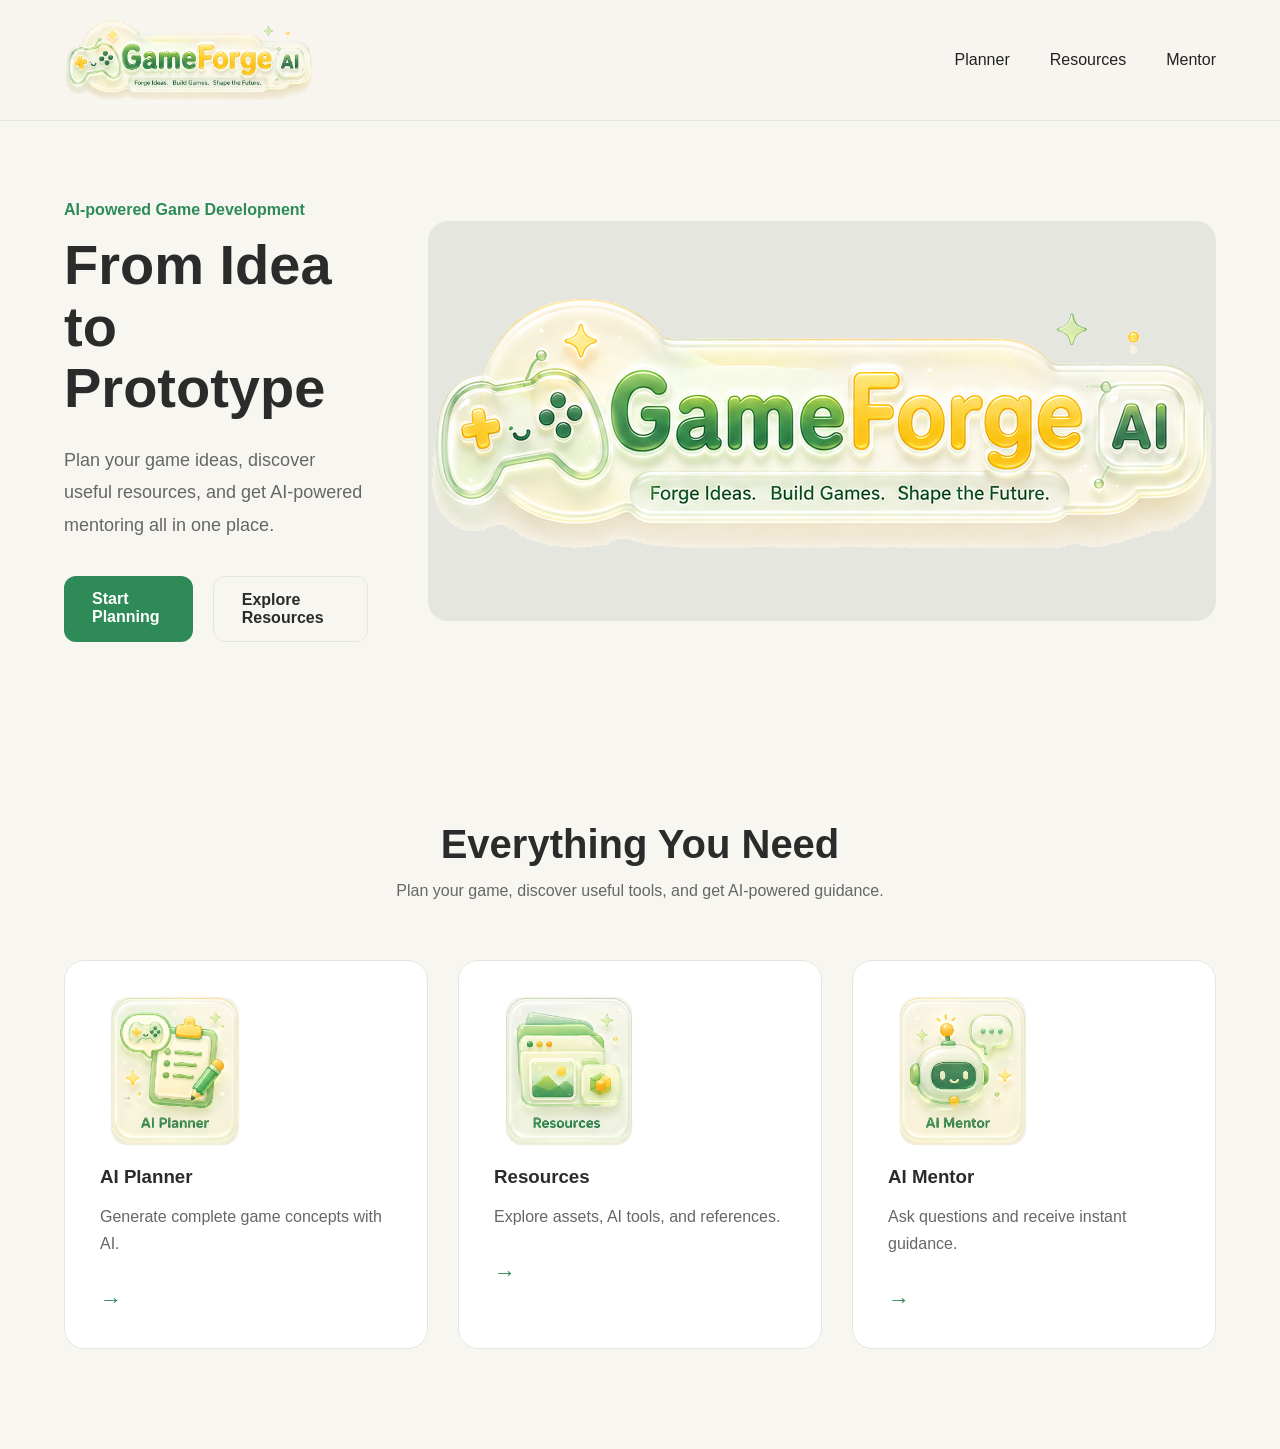
<file: A1-3/index.html>
<!DOCTYPE html>
<html lang="ko">

<head>
    <meta charset="UTF-8">
    <meta name="viewport" content="width=device-width, initial-scale=1.0">

    <title>GameForge AI</title>

    <link rel="stylesheet" href="css/style.css">
    <link rel="stylesheet" href="css/home.css">
</head>

<body>

<header class="header">

    <div class="container">

        <a href="index.html" class="logo">
            <img
                src="images/GameForge_AI_logo_transparent.png"
                alt="GameForge AI"
                class="gameforge-logo"
            >
        </a>

        <nav class="nav">
            <a href="planner.html">Planner</a>
            <a href="resources.html">Resources</a>
            <a href="mentor.html">Mentor</a>
        </nav>

    </div>

</header>


<main>

    <!-- Hero -->

    <section class="hero">

        <div class="container">

            <div class="hero-content">

                <p class="hero-subtitle">
                    AI-powered Game Development
                </p>

                <h1>
                    From Idea<br>
                    to Prototype
                </h1>

                <p class="hero-description">
                    Plan your game ideas, discover useful resources,
                    and get AI-powered mentoring all in one place.
                </p>

                <div class="hero-buttons">

                    <a
                        href="planner.html"
                        class="primary-btn">
                        Start Planning
                    </a>

                    <a
                        href="resources.html"
                        class="secondary-btn">
                        Explore Resources
                    </a>

                </div>

            </div>


            <div class="hero-image">

                <img
                    src="images/GameForge_AI_logo_transparent.png"
                    alt="GameForge AI"
                    class="hero-logo"
                >


            </div>

        </div>

    </section>


    <!-- Features -->

    <section class="features">

        <div class="container">

            <div class="section-title">

                <h2>
                    Everything You Need
                </h2>

                <p>
                    Plan your game, discover useful tools,
                    and get AI-powered guidance.
                </p>

            </div>


            <div class="feature-grid">


                <!-- Planner -->

                <a
                    href="planner.html"
                    class="feature-card">

                    <div class="feature-icon">
    <img
        src="images/GameForge_AI_Planner.png"
        alt="AI Planner"
    >
</div>

                    <h3>
                        AI Planner
                    </h3>

                    <p>
                        Generate complete game concepts
                        with AI.
                    </p>

                    <span>
                        →
                    </span>

                </a>


                <!-- Resources -->

                <a
                    href="resources.html"
                    class="feature-card">

                    <div class="feature-icon">
    <img
        src="images/GameForge_AI_Resources.png"
        alt="Resources"
    >
</div>

                    <h3>
                        Resources
                    </h3>

                    <p>
                        Explore assets, AI tools,
                        and references.
                    </p>

                    <span>
                        →
                    </span>

                </a>


                <!-- Mentor -->

                <a
                    href="mentor.html"
                    class="feature-card">

                    <div class="feature-icon">
    <img
        src="images/GameForge_AI_Mentor.png"
        alt="AI Mentor"
    >
</div>

                    <h3>
                        AI Mentor
                    </h3>

                    <p>
                        Ask questions and receive
                        instant guidance.
                    </p>

                    <span>
                        →
                    </span>

                </a>


            </div>

        </div>

    </section>

</main>

</body>

</html>
</file>
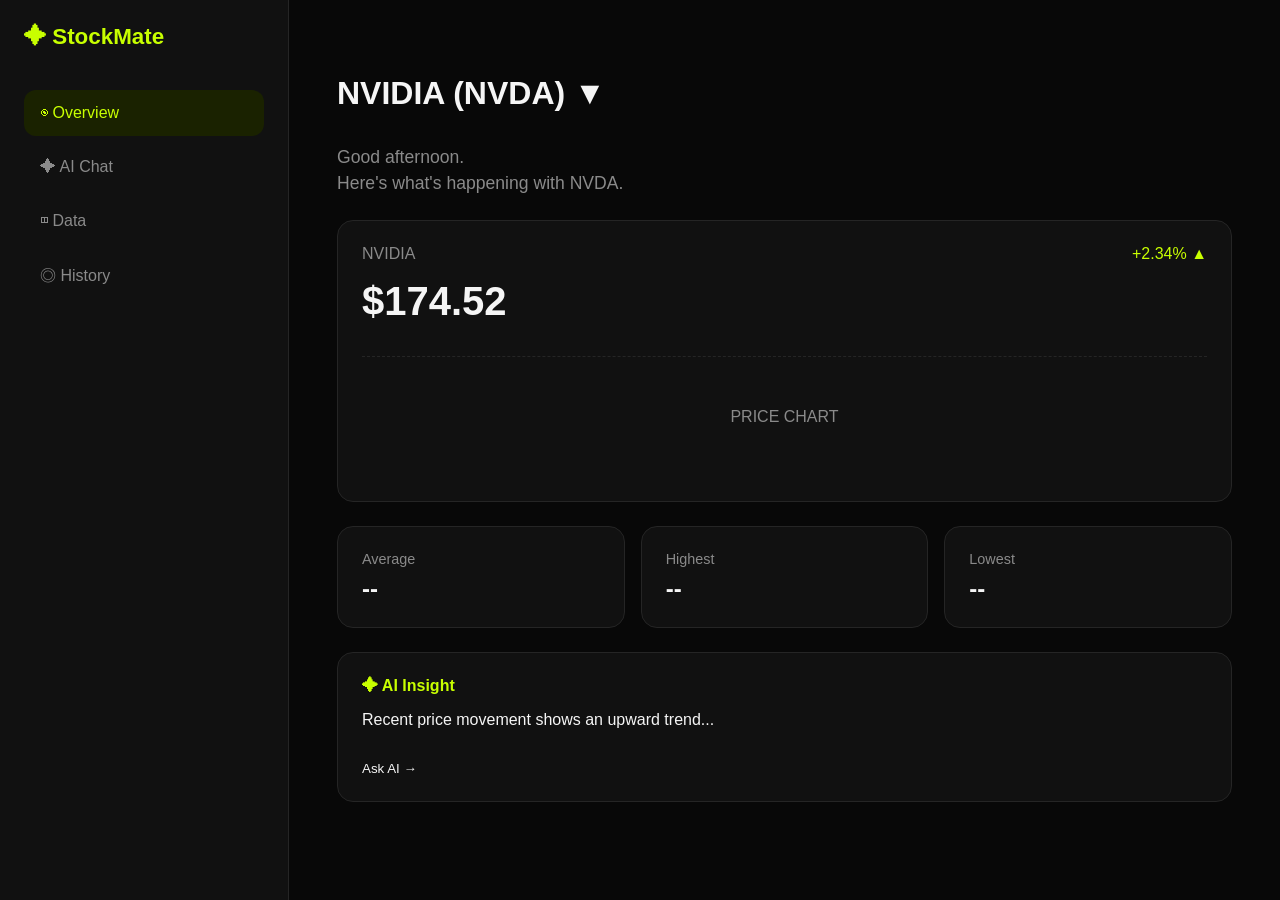
<file: M1-2/frontend/index.html>
<!DOCTYPE html>
<html lang="ko">
<head>
    <meta charset="UTF-8">
    <meta name="viewport" content="width=device-width, initial-scale=1.0">
    <title>StockMate - NVDA AI Assistant</title>
    <link rel="stylesheet" href="style.css">
</head>
<body>
    <div class="app-container">
        <!-- 사이드바 -->
        <nav class="sidebar">
            <div class="logo">✦ StockMate</div>
            <ul class="nav-links">
                <li data-target="overview" class="active">◉ Overview</li>
                <li data-target="chat">✦ AI Chat</li>
                <li data-target="data">◫ Data</li>
                <li data-target="history">◎ History</li>
            </ul>
        </nav>

        <!-- 메인 컨텐츠 영역 -->
        <main class="main-content">
            <!-- 1. Overview 화면 -->
           <section id="overview" class="page-section active">
    <h1>NVIDIA (NVDA) ▼</h1>
    <p class="greeting">Good afternoon.<br>Here's what's happening with NVDA.</p>

    <div class="card main-price-card">
        <div class="card-header">
            <span>NVIDIA</span>
            <span class="trend up">+2.34% ▲</span>
        </div>
        <div class="price">$174.52</div>
        <div class="chart-placeholder">PRICE CHART</div>
    </div>

    <div class="metrics-grid">
        <div class="card metric-card">
            <div class="metric-label">Average</div>
            <div class="metric-value" id="summary-avg">--</div>
        </div>
        <div class="card metric-card">
            <div class="metric-label">Highest</div>
            <div class="metric-value" id="summary-max">--</div>
        </div>
        <div class="card metric-card">
            <div class="metric-label">Lowest</div>
            <div class="metric-value" id="summary-min">--</div>
        </div>
    </div>

    <div class="card insight-card">
        <div class="insight-header">✦ AI Insight</div>
        <p>Recent price movement shows an upward trend...</p>
        <button class="text-btn">Ask AI →</button>
    </div>
</section>

            <!-- 2. AI Chat 화면 -->
            
<section id="chat" class="page-section hidden">
    <div class="chat-header">
        <div>
            <h1>AI Assistant</h1>
            <p class="greeting">Ask anything about your stock data.</p>
        </div>
        <button id="new-chat-btn" type="button" class="new-chat-btn">
            + 새 대화
        </button>
    </div>

    <div class="chat-container">
        <!-- 메시지가 쌓이는 영역 -->
        <div class="chat-messages" id="chat-messages">
            <div class="message ai-message">
                <div class="message-sender">✦ StockMate AI</div>
                <div class="message-bubble">
                    I can analyze your NVDA price data.<br>
                    What would you like to know?
                </div>
            </div>
        </div>

        <!-- 로딩 표시 -->
        <div class="chat-loading" id="chat-loading" style="display: none;">
            <span>StockMate AI is thinking...</span>
        </div>

        <!-- 입력 폼 -->
        <form class="chat-input-form" id="chat-form">
            <input
                type="text"
                id="chat-input"
                placeholder="Ask about NVDA..."
                autocomplete="off"
                required
            >
            <button type="submit" class="chat-submit-btn">➤</button>
        </form>
    </div>
</section>

            <!-- 3. Data 화면 (아코디언) -->
            <section id="data" class="page-section hidden">
    <div class="section-header">
        <h1>NVDA Price Data</h1>
        <button id="open-modal-btn">+ Add</button>
    </div>
    
    <!-- 데이터 목록이 동적으로 주입될 아코디언 영역 -->
    <div class="data-list-container" id="data-list">
        <!-- JS로 동적 생성 -->
    </div>

    <!-- 데이터 추가 모달 -->
    <div class="modal-overlay" id="add-modal">
        <div class="modal-content">
            <div class="modal-header">
                <h3>Add Price Data</h3>
                <button id="close-modal-btn" class="close-btn">×</button>
            </div>
            <form id="add-data-form">
                <label>Date</label>
                <input type="date" id="input-date" required>
                
                <label>Close Price ($)</label>
                <input type="number" step="0.01" id="input-value" required>
                
                <label>Memo</label>
                <input type="text" id="input-memo" placeholder="NVIDIA Close">
                
                <div class="modal-buttons">
                    <button type="button" id="cancel-btn" class="secondary-btn">Cancel</button>
                    <button type="submit" class="primary-btn">Add</button>
                </div>
            </form>
        </div>
    </div>
</section>

            <!-- 4. History 화면 (아코디언) -->
            <section id="history" class="page-section hidden">
    <h1>Conversations</h1>
    <p class="greeting">View your past AI chat sessions.</p>
    
    <div class="history-list-container" id="history-list">
        <!-- JS로 동적 생성 -->
    </div>
</section>
        </main>
    </div>
    <script src="app.js"></script>
</body>
</html>
</file>
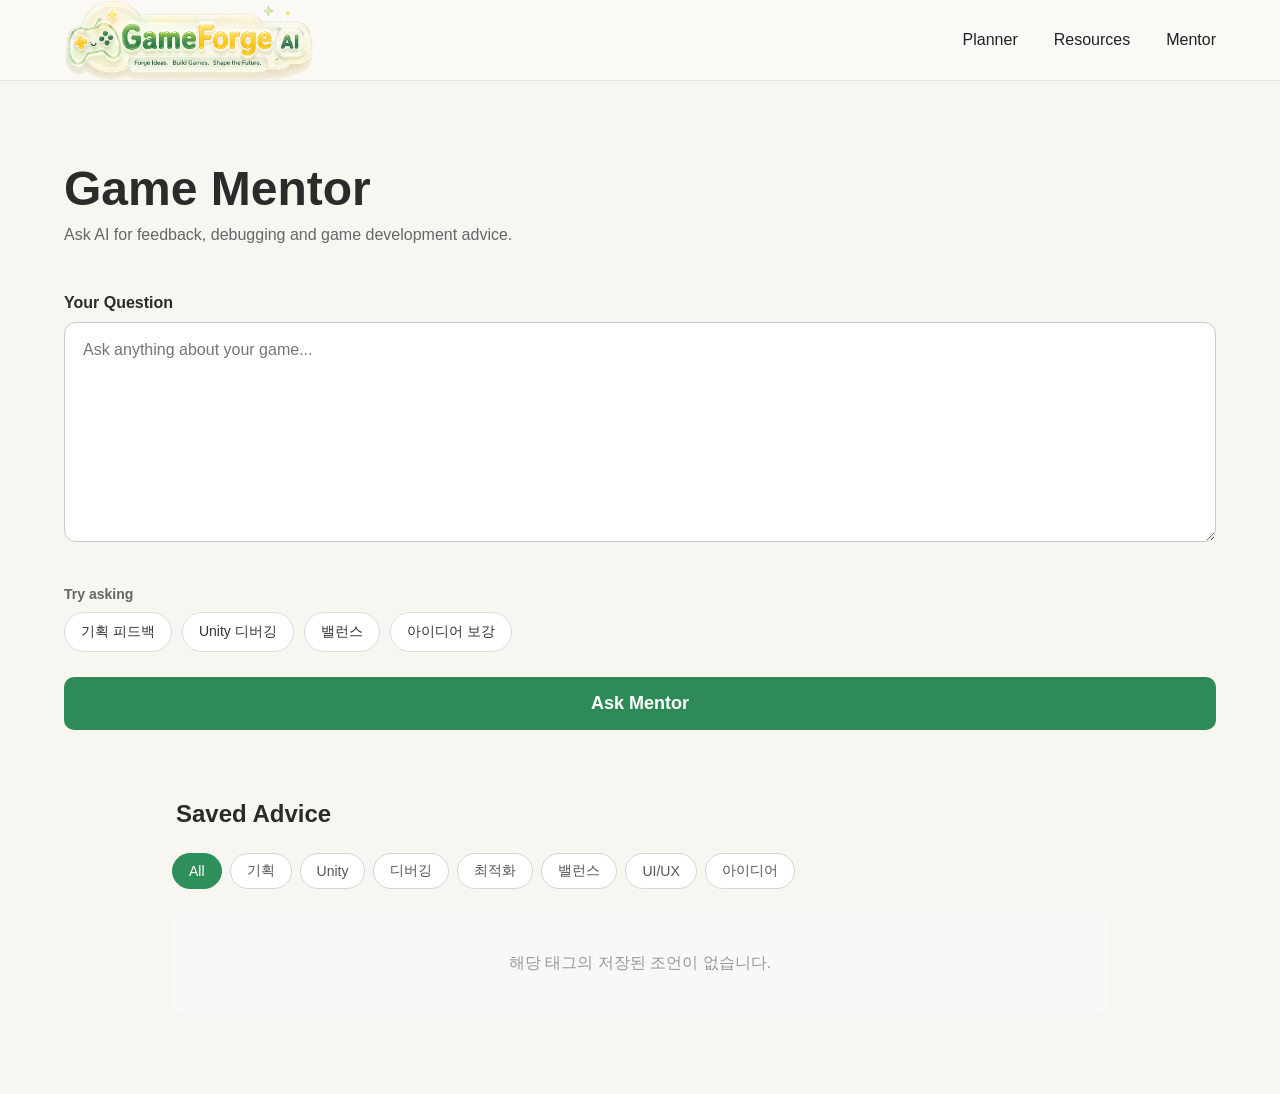
<file: A1-3/mentor.html>
<!DOCTYPE html>
<html lang="ko">

<head>

    <meta charset="UTF-8">

    <meta name="viewport"
          content="width=device-width, initial-scale=1.0">

    <title>Game Mentor</title>

    <link rel="stylesheet" href="css/style.css">
    <link rel="stylesheet" href="css/mentor.css">

</head>


<body>

<header class="header">

    <div class="container">

        <a href="index.html">
            <img
                src="images/GameForge_AI_logo_transparent.png"
                alt="GameForge AI"
                class="gameforge-logo"
            >
        </a>

        <nav class="nav">

            <a href="planner.html">
                Planner
            </a>

            <a href="resources.html">
                Resources
            </a>

            <a href="mentor.html">
                Mentor
            </a>

        </nav>

    </div>

</header>


<main>

    <div class="container">


        <!-- =========================
             Game Mentor
        ========================== -->

        <section class="mentor">

            <h1>Game Mentor</h1>

            <p class="mentor-subtitle">
                Ask AI for feedback, debugging and game development advice.
            </p>


            <!-- Question -->

            <div class="mentor-input">

                <label for="mentor-question">
                    Your Question
                </label>

                <textarea
                    id="mentor-question"
                    placeholder="Ask anything about your game..."
                ></textarea>


                <!-- Quick Questions -->

                <div class="quick-questions">

                    <p>Try asking</p>

                    <div class="quick-question-buttons">

                        <button
                            class="quick-question-btn"
                            data-question="이 게임의 핵심 플레이 루프를 검토하고 개선할 점을 알려줘.">
                            기획 피드백
                        </button>


                        <button
                            class="quick-question-btn"
                            data-question="Unity에서 발생한 오류의 원인과 해결 방법을 알려줘.">
                            Unity 디버깅
                        </button>


                        <button
                            class="quick-question-btn"
                            data-question="게임의 전투 밸런스를 검토하고 개선할 방법을 제안해줘.">
                            밸런스
                        </button>


                        <button
                            class="quick-question-btn"
                            data-question="현재 게임 아이디어를 바탕으로 추가하면 좋을 요소를 제안해줘.">
                            아이디어 보강
                        </button>

                    </div>

                </div>


                <!-- Ask Button -->

                <button id="mentor-btn">
                    Ask Mentor
                </button>

            </div>


            <!-- =========================
                 AI Answer
            ========================== -->

            <div
                id="mentor-result"
                class="mentor-result hidden">

                <h2>AI Answer</h2>


                <div id="mentor-answer"></div>


                <div class="mentor-actions">

                    <button id="copy-btn">
                        Copy
                    </button>


                    <button id="save-btn">
                        Save
                    </button>

                </div>

            </div>

        </section>


        <!-- =========================
             Saved Advice
        ========================== -->

        <section class="saved-advice">

            <h2>Saved Advice</h2>


            <!-- Tag Filter -->

            <div class="saved-advice-filter">

                <button
                    class="tag-filter active"
                    data-tag="all">
                    All
                </button>


                <button
                    class="tag-filter"
                    data-tag="기획">
                    기획
                </button>


                <button
                    class="tag-filter"
                    data-tag="Unity">
                    Unity
                </button>


                <button
                    class="tag-filter"
                    data-tag="디버깅">
                    디버깅
                </button>


                <button
                    class="tag-filter"
                    data-tag="최적화">
                    최적화
                </button>


                <button
                    class="tag-filter"
                    data-tag="밸런스">
                    밸런스
                </button>


                <button
                    class="tag-filter"
                    data-tag="UI/UX">
                    UI/UX
                </button>


                <button
                    class="tag-filter"
                    data-tag="아이디어">
                    아이디어
                </button>

            </div>


            <!-- Saved Advice List -->

            <div id="saved-advice-list"></div>

        </section>

    </div>

</main>


<script src="js/mentor.js"></script>

</body>

</html>
</file>
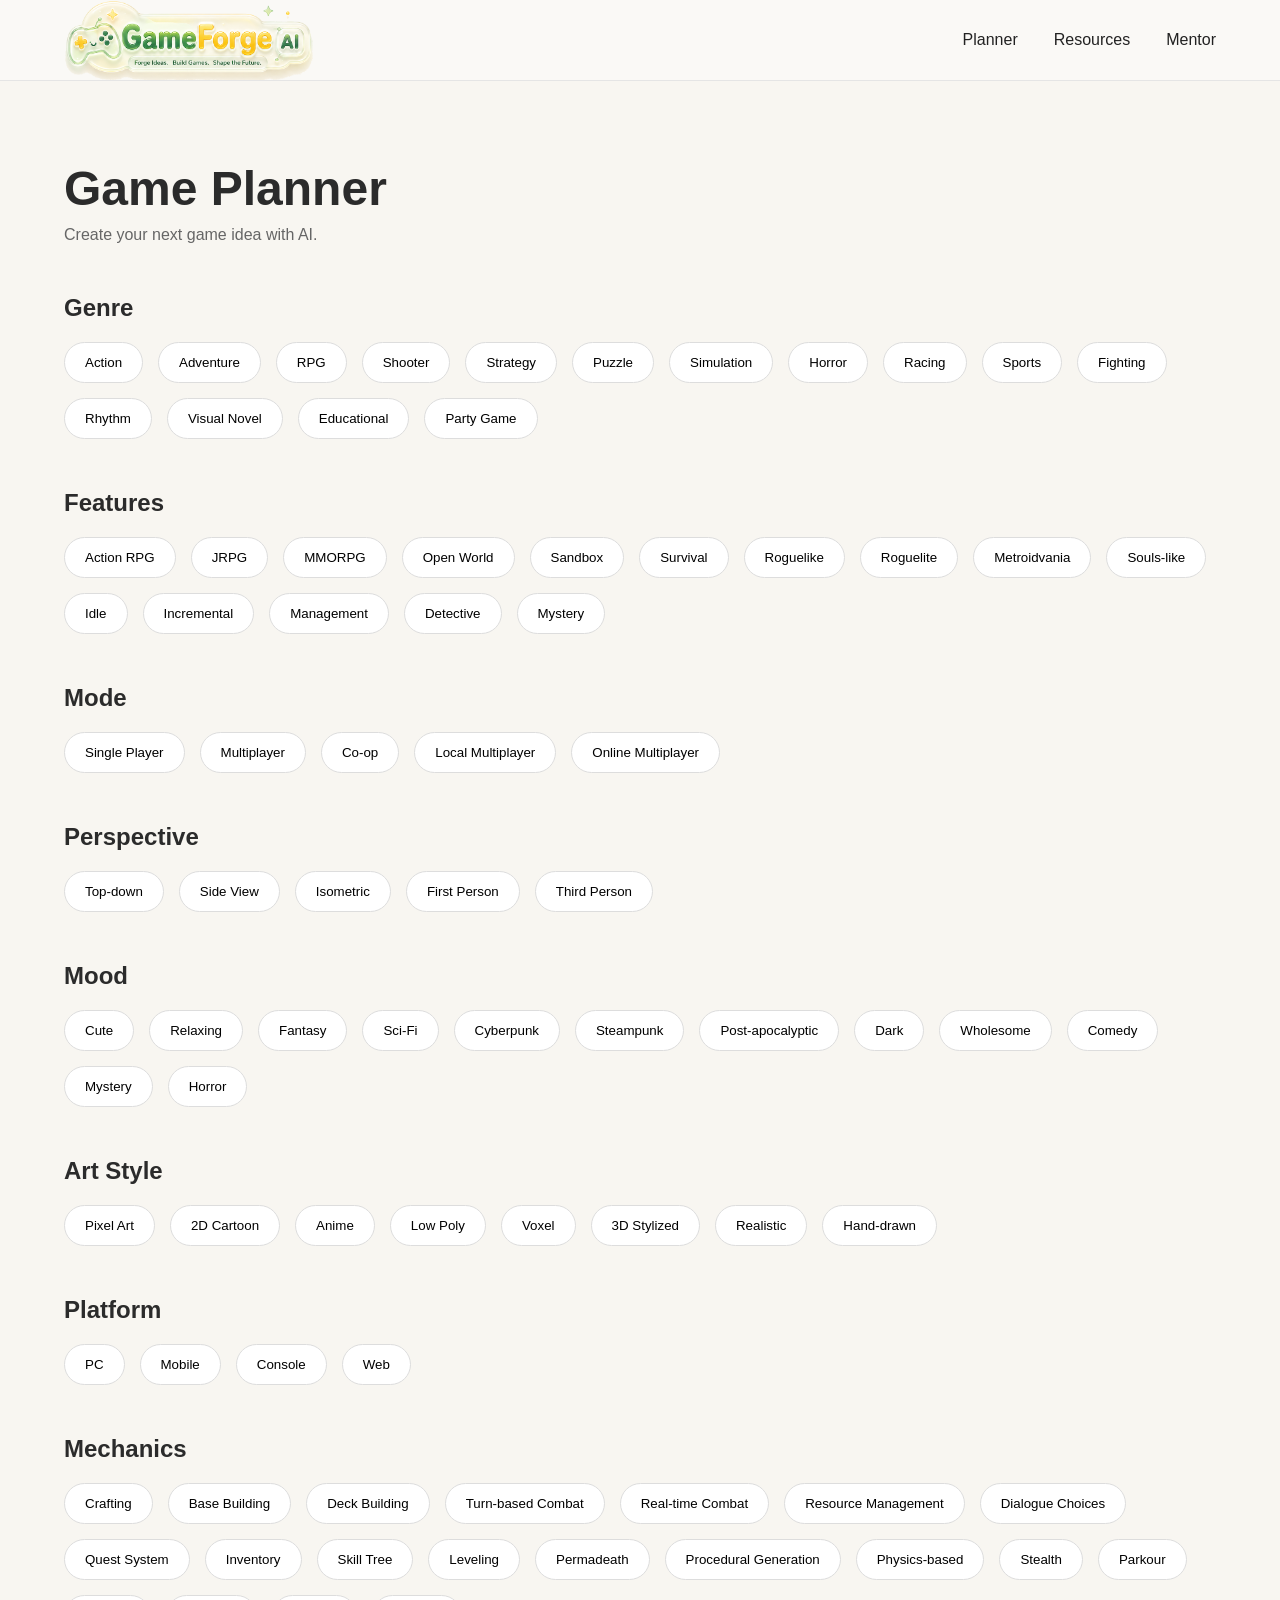
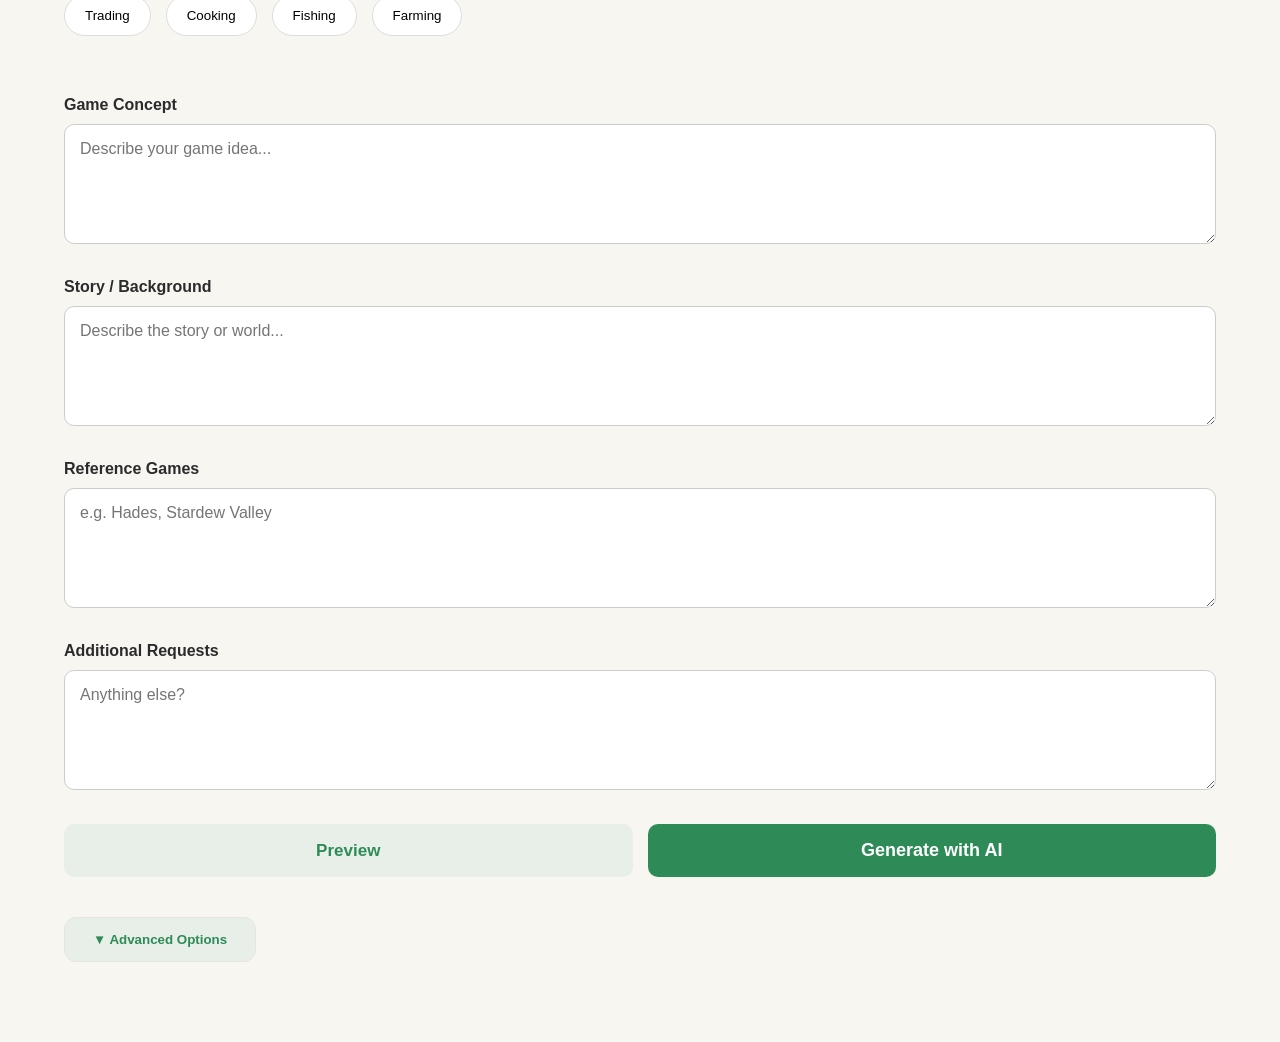
<file: A1-3/planner.html>
<!DOCTYPE html>
<html lang="ko">

<head>

    <meta charset="UTF-8">

    <meta name="viewport"
          content="width=device-width, initial-scale=1.0">

    <title>Game Planner</title>

    <link rel="stylesheet" href="css/style.css">
    <link rel="stylesheet" href="css/planner.css">

</head>

<body>

<header class="header">
    <div class="container">

        <a href="index.html">
            <img
                src="images/GameForge_AI_logo_transparent.png"
                alt="GameForge AI"
                class="gameforge-logo"
            >
        </a>

        <nav class="nav">
            <a href="planner.html">Planner</a>
            <a href="resources.html">Resources</a>
            <a href="mentor.html">Mentor</a>
        </nav>

    </div>
</header>

<main>

    <div class="container">

        <section class="planner">

            <h1>Game Planner</h1>

            <p class="planner-subtitle">
                Create your next game idea with AI.
            </p>

            <!-- 선택 버튼이 JS로 생성되는 영역 -->
            <div id="planner-container"></div>

            <!-- 자유 입력 -->
            <div class="planner-inputs">

                <div class="input-group">
                    <label for="concept">Game Concept</label>
                    <textarea
                        id="concept"
                        placeholder="Describe your game idea..."
                    ></textarea>
                </div>

                <div class="input-group">
                    <label for="story">Story / Background</label>
                    <textarea
                        id="story"
                        placeholder="Describe the story or world..."
                    ></textarea>
                </div>

                <div class="input-group">
                    <label for="reference">Reference Games</label>
                    <textarea
                        id="reference"
                        placeholder="e.g. Hades, Stardew Valley"
                    ></textarea>
                </div>

                <div class="input-group">
                    <label for="request">Additional Requests</label>
                    <textarea
                        id="request"
                        placeholder="Anything else?"
                    ></textarea>
                </div>

                <div class="planner-actions">

                    <button id="preview-btn" class="secondary-btn">
                        Preview
                    </button>

                    <button id="generate-btn" class="primary-btn">
                        Generate with AI
                    </button>

                </div>

                <div class="advanced-section">

    <button
        id="advanced-toggle"
        class="secondary-btn">

        ▼ Advanced Options

    </button>

    <div
        id="advanced-options"
        class="advanced-options hidden">

        <div class="input-group">

            <label>Custom Genre</label>

            <input
                id="custom-genre"
                type="text"
                placeholder="e.g. Extraction Shooter">

        </div>

        <div class="input-group">

            <label>Custom Features</label>

            <input
                id="custom-features"
                type="text"
                placeholder="e.g. Souls-like">

        </div>

        <div class="input-group">

            <label>Custom Mechanics</label>

            <input
                id="custom-mechanics"
                type="text"
                placeholder="e.g. Time Rewind">

        </div>

        <div class="input-group">

            <label>Custom Mood</label>

            <input
                id="custom-mood"
                type="text"
                placeholder="e.g. Dreamcore">

        </div>

        <div class="input-group">

            <label>Custom Art Style</label>

            <input
                id="custom-artstyle"
                type="text"
                placeholder="e.g. PS2 Style">

        </div>

        <div class="input-group">

            <label>Custom Platform</label>

            <input
                id="custom-platform"
                type="text"
                placeholder="e.g. VR">

        </div>

    </div>

</div>

            </div>

            <!-- Preview -->
<div id="result-container" class="result-container hidden">

    <h2>Preview</h2>

    <div id="result-content"></div>

</div>

<!-- AI 결과 -->
<div id="ai-result-container" class="result-container hidden">

    <div id="loading-message" class="hidden">
        <p>🤖 AI is generating your game design...</p>
    </div>

    <h2>🤖 AI Generated Game Plan</h2>

    <div id="ai-result-content"></div>

</div>

        </section>

    </div>

</main>

<script src="js/planner.js"></script>

</body>

</html>
</file>
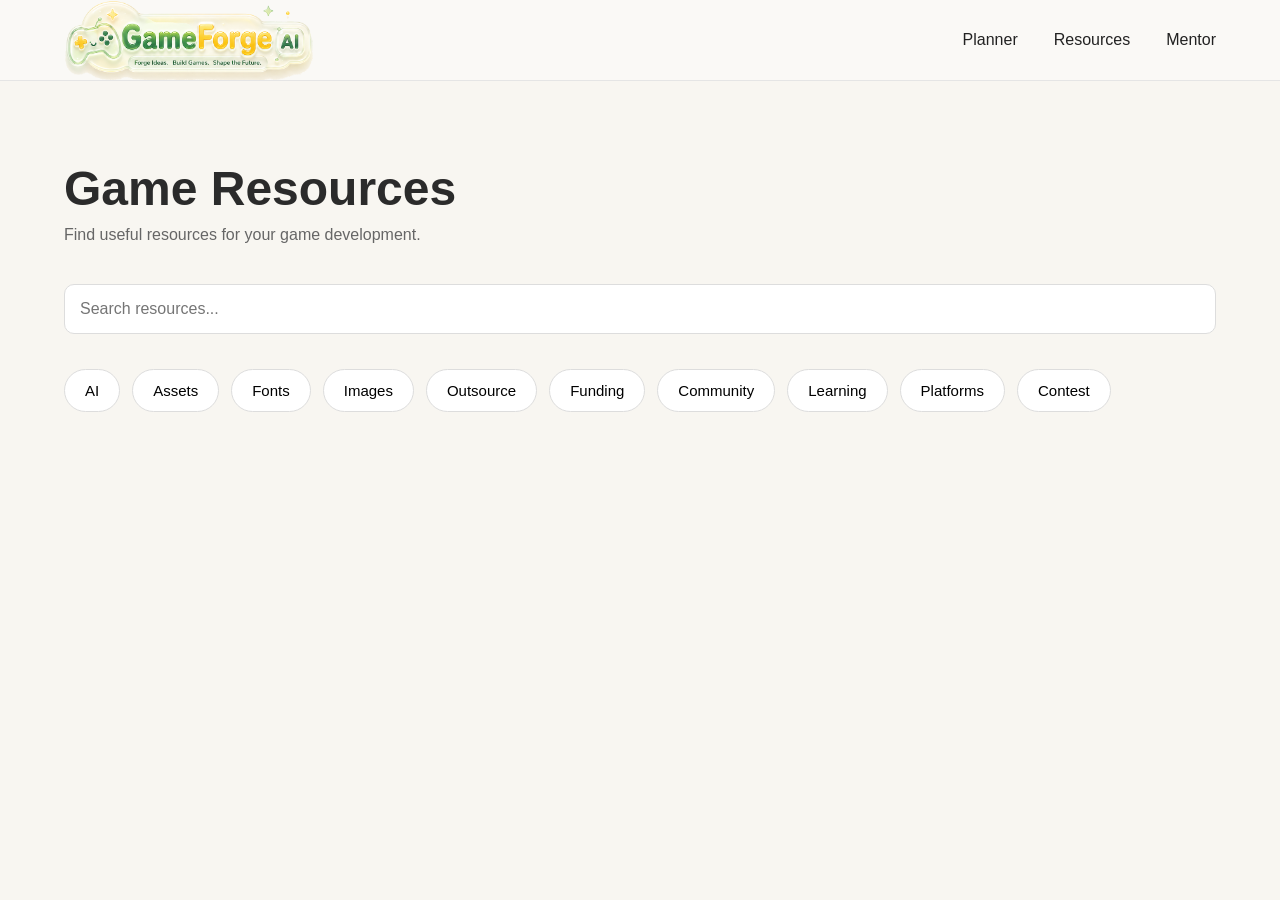
<file: A1-3/resources.html>
<!DOCTYPE html>
<html lang="ko">

<head>
    <meta charset="UTF-8">
    <meta name="viewport" content="width=device-width, initial-scale=1.0">

    <title>Game Resources</title>

    <link rel="stylesheet" href="css/style.css">
    <link rel="stylesheet" href="css/resources.css">
</head>

<body>

<header class="header">

    <div class="container">

        <a href="index.html">
            <img
                src="images/GameForge_AI_logo_transparent.png"
                alt="GameForge AI"
                class="gameforge-logo"
            >
        </a>

        <nav class="nav">

            <a href="planner.html">
                Planner
            </a>

            <a href="resources.html">
                Resources
            </a>

            <a href="mentor.html">
                Mentor
            </a>

        </nav>

    </div>

</header>

<main>

    <div class="container">

        <section class="resources">

            <h1>Game Resources</h1>

            <p class="resources-subtitle">
                Find useful resources for your game development.
            </p>

            <div class="search-box">
                <input
                    id="search-input"
                    type="text"
                    placeholder="Search resources...">
            </div>

            <div id="category-container"></div>

            <div id="subcategory-container"></div>

            <div id="resource-container"></div>

        </section>

    </div>

</main>

<script src="js/resources.js"></script>

</body>

</html>
</file>
<file: A1-3/css/style.css>
/* ===========================
   Reset
=========================== */

* {
    margin: 0;
    padding: 0;
    box-sizing: border-box;
}

body {

    font-family: sans-serif;

    background: #F8F6F1;

    color: #2B2B2B;

}

a {
    text-decoration: none;
    color: inherit;
}

ul {
    list-style: none;
}


/* ===========================
   Common Layout
=========================== */

.container {
    width: 90%;
    max-width: 1200px;
    margin: 0 auto;
}


/* ===========================
   Buttons
=========================== */

.primary-btn,
.secondary-btn {
    display: inline-block;
    padding: 14px 28px;
    border-radius: 12px;
    font-weight: 600;
    transition: 0.3s;
}

.primary-btn {
    background: #2E8B57;
    color: white;
}

.primary-btn:hover {
    background: #26734A;
}

.secondary-btn {
    border: 1px solid #E6E6E0;
}

.secondary-btn:hover {
    background: #F3F3F3;
}

.header {
    border-bottom: 1px solid #e5e5e5;
    background: #faf9f6;
}

.header .container {
    display: flex;
    align-items: center;
    justify-content: space-between;
    height: 80px;
}

.gameforge-logo {
    width: 250px;
    height: auto;
    display: block;
    cursor: pointer;
}
.nav {
    display: flex;
    align-items: center;
    gap: 36px;
}

.nav a {
    text-decoration: none;
    color: #222;
    font-size: 16px;
}

/* ===========================
   Mobile Responsive
=========================== */

@media (max-width: 768px) {
    .container {
        width: 90%;
    }

    .header .container {
        height: auto;
        flex-direction: column;
        gap: 12px;
        padding: 12px 0;
    }

    .gameforge-logo {
        width: 180px;
    }

    .nav {
        gap: 24px;
        justify-content: center;
        width: 100%;
    }

    .nav a {
        font-size: 14px;
    }
}
</file>
<file: A1-3/css/home.css>
.header {
    position: sticky;
    top: 0;
    z-index: 1000;

    padding: 20px 0;

    background: rgba(248, 246, 241, 0.9);

    backdrop-filter: blur(12px);

    border-bottom: 1px solid #E6E6E0;
}

.header .container {
    display: flex;
    justify-content: space-between;
    align-items: center;
}

.logo {
    font-size: 28px;
    font-weight: bold;
}

.nav {
    display: flex;
    gap: 40px;
}

.nav a {
    transition: 0.3s;
}

.nav a:hover {
    color: #2E8B57;
}


/* ===========================
   Hero
=========================== */

.hero {
    padding: 80px 0;
}

.hero .container {
    display: flex;
    align-items: center;
    justify-content: space-between;
    gap: 60px;
}

.hero-content {
    flex: 1;
}

.hero-image {
    flex: 1;
    height: 400px;

    background: #E6E6E0;

    border-radius: 20px;

    display: flex;
    justify-content: center;
    align-items: center;
}

.hero-subtitle {
    color: #2E8B57;
    font-weight: bold;
    margin-bottom: 15px;
}

.hero h1 {
    font-size: 56px;
    line-height: 1.1;
    margin-bottom: 25px;
}

.hero-description {
    font-size: 18px;
    color: #666;
    line-height: 1.8;
    margin-bottom: 35px;
}

.hero-buttons {
    display: flex;
    gap: 20px;
}


/* ===========================
   Features
=========================== */

.features {
    padding: 100px 0;
}

.section-title {
    text-align: center;
    margin-bottom: 60px;
}

.section-title h2 {
    font-size: 40px;
    margin-bottom: 15px;
}

.section-title p {
    color: #666;
}

.feature-grid {
    display: grid;
    grid-template-columns: repeat(3, 1fr);
    gap: 30px;
}

.feature-card {
    background: white;

    border: 1px solid #E6E6E0;

    border-radius: 20px;

    padding: 35px;

    transition: 0.3s;
}

.feature-card:hover {
    transform: translateY(-8px);

    box-shadow: 0 15px 30px rgba(0, 0, 0, 0.08);
}


/* ===========================
   Feature Icons
=========================== */

.feature-icon {
    width: 150px;
    height: 150px;

    margin-bottom: 20px;

    display: flex;
    align-items: center;
    justify-content: flex-start;
}

.feature-icon img {
    width: 150px;
    height: 150px;

    object-fit: contain;

    display: block;
}


/* ===========================
   Feature Card Text
=========================== */

.feature-card h3 {
    margin-bottom: 15px;
}

.feature-card p {
    color: #666;

    line-height: 1.7;

    margin-bottom: 30px;
}

.feature-card span {
    display: inline-block;

    color: #2E8B57;

    font-size: 22px;

    font-weight: bold;

    transition: 0.3s;
}

.feature-card:hover span {
    transform: translateX(8px);
}


/* ===========================
   GameForge AI Logo
=========================== */

.gameforge-logo {
    width: 250px;
    height: auto;

    display: block;
}



/* ===========================
   Mobile
=========================== */

@media (max-width: 768px) {

    /* Header */
    .header {
        padding: 10px 0;
    }

    .header .container {
        height: auto;
        flex-direction: column;
        gap: 8px;
    }

    .gameforge-logo {
        width: 190px;
    }

    .nav {
        gap: 28px;
    }

    .nav a {
        font-size: 16px;
    }


    /* Hero */
    .hero {
        padding: 50px 0;
    }

    .hero .container {
        flex-direction: column;
        gap: 35px;
    }

    .hero-content {
        width: 100%;
    }

    .hero h1 {
        font-size: 48px;
        line-height: 1.15;
    }

    .hero-description {
        font-size: 17px;
        line-height: 1.7;
    }


    /* Hero Image */
    .hero-image {
        width: 100%;
        height: auto;
        min-height: 0;

        padding: 20px;

        background-size: contain;
        background-repeat: no-repeat;
        background-position: center;
    }

    .hero-image img {
        width: 100%;
        height: auto;
        max-width: 100%;
        object-fit: contain;
        display: block;
    }


    /* Buttons */
    .hero-buttons {
        gap: 12px;
    }

    .primary-btn,
    .secondary-btn {
        padding: 13px 20px;
    }


    /* Features */
    .features {
        padding: 60px 0;
    }

    .section-title h2 {
        font-size: 36px;
    }

    .feature-grid {
        grid-template-columns: 1fr;
        gap: 20px;
    }

    .feature-card {
        padding: 28px;
    }

}
</file>
<file: M1-2/frontend/style.css>
/* 기본 리셋 및 변수 설정 */
:root {
    --bg-color: #080808;
    --card-bg: #111111;
    --card-hover: #181818;
    --border-color: #252525;
    --text-main: #F5F5F5;
    --text-secondary: #8A8A8A;
    --accent-color: #C8FF00;
}

body {
    margin: 0;
    font-family: -apple-system, BlinkMacSystemFont, "Segoe UI", Roboto, sans-serif;
    background-color: var(--bg-color);
    color: var(--text-main);
    display: flex;
    height: 100vh;
    overflow: hidden;
}

.app-container {
    display: flex;
    width: 100%;
    height: 100%;
}

/* 사이드바 영역 */
.sidebar {
    width: 240px;
    background-color: var(--card-bg);
    border-right: 1px solid var(--border-color);
    padding: 24px;
    display: flex;
    flex-direction: column;
}

.logo {
    font-size: 1.4rem;
    font-weight: bold;
    color: var(--accent-color);
    margin-bottom: 40px;
}

.nav-links {
    list-style: none;
    padding: 0;
    margin: 0;
}

.nav-links li {
    padding: 14px 16px;
    margin-bottom: 8px;
    border-radius: 12px;
    cursor: pointer;
    color: var(--text-secondary);
    transition: all 0.2s ease;
    font-weight: 500;
}

.nav-links li:hover {
    background-color: var(--card-hover);
    color: var(--text-main);
}

.nav-links li.active {
    background-color: #1a2200; /* 네온 그린이 살짝 섞인 어두운 배경 */
    color: var(--accent-color);
}

/* 메인 컨텐츠 영역 */
.main-content {
    flex: 1;
    padding: 48px;
    overflow-y: auto;
}

.page-section {
    display: none;
}

.page-section.active {
    display: block;
    animation: fadeIn 0.3s ease-in-out;
}

h1 {
    font-size: 2rem;
    margin-bottom: 32px;
    font-weight: 600;
}

button {
    background-color: var(--accent-color);
    color: #000;
    border: none;
    padding: 8px 16px;
    border-radius: 20px;
    font-weight: bold;
    cursor: pointer;
    transition: opacity 0.2s;
}

button:hover {
    opacity: 0.8;
}

@keyframes fadeIn {
    from { opacity: 0; transform: translateY(10px); }
    to { opacity: 1; transform: translateY(0); }
}

/* 대시보드 카드 디자인 */
.greeting {
    font-size: 1.1rem;
    color: var(--text-secondary);
    margin-bottom: 24px;
    line-height: 1.5;
}

.card {
    background-color: var(--card-bg);
    border: 1px solid var(--border-color);
    border-radius: 16px;
    padding: 24px;
    margin-bottom: 24px;
}

.main-price-card .card-header {
    display: flex;
    justify-content: space-between;
    color: var(--text-secondary);
    margin-bottom: 16px;
}

.trend.up { color: var(--accent-color); }

.main-price-card .price {
    font-size: 2.5rem;
    font-weight: bold;
    margin-bottom: 32px;
}

.chart-placeholder {
    height: 120px;
    border-top: 1px dashed var(--border-color);
    display: flex;
    align-items: center;
    justify-content: center;
    color: var(--text-secondary);
}

.metrics-grid {
    display: flex;
    gap: 16px;
    margin-bottom: 24px;
}

.metric-card {
    flex: 1;
    margin-bottom: 0;
}

.metric-label {
    color: var(--text-secondary);
    font-size: 0.9rem;
    margin-bottom: 8px;
}

.metric-value {
    font-size: 1.5rem;
    font-weight: bold;
}

.insight-header {
    color: var(--accent-color);
    font-weight: bold;
    margin-bottom: 12px;
}

.text-btn {
    background: none;
    color: var(--text-main);
    padding: 0;
    margin-top: 16px;
    font-weight: 500;
}
.text-btn:hover { opacity: 0.7; }

.section-header {
    display: flex;
    justify-content: space-between;
    align-items: center;
    margin-bottom: 24px;
}

/* 아코디언 리스트 스타일 */
.data-row {
    background-color: var(--card-bg);
    border: 1px solid var(--border-color);
    border-radius: 12px;
    margin-bottom: 12px;
    overflow: hidden;
    transition: border-color 0.2s;
}

.data-row:hover { border-color: var(--accent-color); }

.data-summary-bar {
    padding: 16px 24px;
    display: flex;
    justify-content: space-between;
    align-items: center;
    cursor: pointer;
}

.data-details {
    padding: 20px 24px;
    background-color: var(--card-hover);
    border-top: 1px solid var(--border-color);
    display: none;
}

.data-row.active .data-details { display: block; }

/* 모달 디자인 */
.modal-overlay {
    position: fixed;
    top: 0; left: 0; width: 100%; height: 100%;
    background-color: rgba(0, 0, 0, 0.7);
    display: none;
    align-items: center;
    justify-content: center;
    z-index: 1000;
}

.modal-overlay.active { display: flex; }

.modal-content {
    background-color: var(--card-bg);
    border: 1px solid var(--border-color);
    border-radius: 20px;
    padding: 32px;
    width: 400px;
}

.modal-header {
    display: flex;
    justify-content: space-between;
    align-items: center;
    margin-bottom: 20px;
}

.modal-content label {
    display: block;
    color: var(--text-secondary);
    font-size: 0.85rem;
    margin-bottom: 6px;
}

.modal-content input {
    width: 100%;
    background-color: var(--bg-color);
    border: 1px solid var(--border-color);
    border-radius: 8px;
    padding: 10px;
    color: var(--text-main);
    margin-bottom: 16px;
    box-sizing: border-box;
}

.modal-buttons {
    display: flex;
    gap: 12px;
    justify-content: flex-end;
}

.secondary-btn {
    background-color: transparent;
    color: var(--text-main);
    border: 1px solid var(--border-color);
}

/* AI Chat 스타일 */
.chat-container {
    display: flex;
    flex-direction: column;
    height: calc(100vh - 180px);
    background-color: var(--card-bg);
    border: 1px solid var(--border-color);
    border-radius: 16px;
    padding: 24px;
    box-sizing: border-box;
}

.chat-messages {
    flex: 1;
    overflow-y: auto;
    display: flex;
    flex-direction: column;
    gap: 16px;
    margin-bottom: 16px;
    padding-right: 8px;
}

.message {
    max-width: 75%;
    display: flex;
    flex-direction: column;
}

.message.user-message {
    align-self: flex-end;
}

.message.ai-message {
    align-self: flex-start;
}

.message-sender {
    font-size: 0.8rem;
    color: var(--text-secondary);
    margin-bottom: 4px;
}

.message-bubble {
    padding: 12px 16px;
    border-radius: 12px;
    font-size: 0.95rem;
    line-height: 1.4;
}

.user-message .message-bubble {
    background-color: var(--accent-color);
    color: #000;
    border-top-right-radius: 2px;
}

.ai-message .message-bubble {
    background-color: var(--card-hover);
    color: var(--text-main);
    border: 1px solid var(--border-color);
    border-top-left-radius: 2px;
}

.chat-loading {
    color: var(--text-secondary);
    font-size: 0.85rem;
    font-style: italic;
    margin-bottom: 12px;
    animation: pulse 1.5s infinite;
}

@keyframes pulse {
    0% { opacity: 0.4; }
    50% { opacity: 1; }
    100% { opacity: 0.4; }
}

.chat-input-form {
    display: flex;
    gap: 12px;
}

.chat-input-form input {
    flex: 1;
    background-color: var(--bg-color);
    border: 1px solid var(--border-color);
    border-radius: 12px;
    padding: 12px 16px;
    color: var(--text-main);
    font-size: 1rem;
}

.chat-submit-btn {
    background-color: var(--accent-color);
    color: #000;
    border: none;
    width: 48px;
    height: 48px;
    border-radius: 12px;
    font-size: 1.2rem;
    cursor: pointer;
    display: flex;
    align-items: center;
    justify-content: center;
}


.chat-header {
    display: flex;
    justify-content: space-between;
    align-items: center;
    gap: 16px;
    margin-bottom: 20px;
}

.chat-header h1 {
    margin-bottom: 8px;
}

.chat-header .greeting {
    margin-top: 0;
}

.new-chat-btn {
    padding: 10px 16px;
    border: 1px solid #333;
    border-radius: 10px;
    background: #1a1a1a;
    color: #b6ff5c;
    cursor: pointer;
    white-space: nowrap;
}

.new-chat-btn:hover {
    background: #252525;
}
</file>
<file: A1-3/css/mentor.css>
main{

    padding:80px 0;

}

.mentor h1{

    font-size:48px;

    margin-bottom:10px;

}

.mentor-subtitle{

    color:#666;

    margin-bottom:50px;

}

.mentor-input{

    margin-bottom:50px;

}

.mentor-input label{

    display:block;

    margin-bottom:10px;

    font-weight:600;

}

.mentor-input textarea{

    width:100%;

    min-height:220px;

    resize:vertical;

    padding:18px;

    border:1px solid #ccc;

    border-radius:12px;

    font-size:16px;

    font-family:inherit;

    margin-bottom:20px;

}

#mentor-btn{

    width:100%;

    padding:16px;

    border:none;

    border-radius:10px;

    background:#2E8B57;

    color:white;

    font-size:18px;

    font-weight:600;

    cursor:pointer;

}

#mentor-btn:hover{

    background:#256f46;

}

.mentor-result{

    margin-top:50px;

    padding:30px;

    background:white;

    border:1px solid #ddd;

    border-radius:12px;

}

.mentor-result h2{

    margin-bottom:20px;

}

#mentor-answer{

    background:#fafafa;

    border:1px solid #eee;

    border-radius:10px;

    padding:20px;

    white-space:pre-wrap;

    line-height:1.8;

    min-height:150px;

}

.mentor-actions{

    display:flex;

    gap:15px;

    margin-top:20px;

}

.mentor-actions button{

    flex:1;

    padding:14px;

    border:none;

    border-radius:10px;

    cursor:pointer;

    font-weight:600;

}

#copy-btn{

    background:#e8efe8;

    color:#2E8B57;

}

#save-btn{

    background:#2E8B57;

    color:white;

}

.hidden{

    display:none;

}

/* =========================
   Quick Questions
========================= */

.quick-questions {
    margin-top: 20px;
    margin-bottom: 25px;
}

.quick-questions p {
    margin-bottom: 10px;
    font-size: 14px;
    font-weight: 600;
    color: #666;
}

.quick-question-buttons {
    display: flex;
    flex-wrap: wrap;
    gap: 10px;
}

.quick-question-btn {
    padding: 10px 16px;

    border: 1px solid #ddd;
    border-radius: 999px;

    background: white;
    color: #333;

    font-size: 14px;
    cursor: pointer;

    transition: 0.2s;
}

.quick-question-btn:hover {
    border-color: #2E8B57;
    color: #2E8B57;
    background: #f4faf6;
}

.saved-advice {
    margin-top: 70px;

    max-width: 960px;

    margin-left: auto;
    margin-right: auto;

    padding-left: 12px;
    padding-right: 12px;
}

.saved-advice h2 {
    margin-bottom: 25px;
    margin-left: 4px;
}

/* 저장된 조언 카드 */
.saved-advice-card {
    background: #ffffff;
    border: 1px solid #ddd;
    border-radius: 14px;
    padding: 24px;
    margin-bottom: 20px;
}


/* 질문 */
.saved-advice-question {
    font-size: 18px;
    font-weight: 600;
    margin-bottom: 8px;
    line-height: 1.5;

    display: -webkit-box;
    -webkit-line-clamp: 2;
    -webkit-box-orient: vertical;

    overflow: hidden;
}


/* 날짜 */
.saved-advice-date {
    font-size: 13px;
    color: #888;
    margin-bottom: 15px;
}


/* 답변 */
.saved-advice-answer {
    background: #f8f8f8;
    border-radius: 10px;
    padding: 18px;

    line-height: 1.7;

    white-space: pre-wrap;
    word-break: break-word;

    /* 접힌 상태 */
    max-height: 3.4em;
    overflow: hidden;

    cursor: pointer;

    transition: max-height 0.3s ease;
}


/* 펼쳐진 상태 */
.saved-advice-answer.expanded {
    max-height: 2000px;
}


/* 답변 클릭 안내 */
.saved-advice-answer::after {
    content: "클릭하여 펼치기";
    display: block;

    margin-top: 8px;

    font-size: 13px;
    color: #2E8B57;
}


/* 펼쳐졌을 때 안내 문구 변경 */
.saved-advice-answer.expanded::after {
    content: "클릭하여 접기";
}


/* 삭제 버튼 */
.saved-advice-actions {
    display: flex;
    justify-content: flex-end;
    margin-top: 15px;
}

.delete-advice-btn {
    padding: 8px 14px;

    border: none;
    border-radius: 8px;

    background: #f1f1f1;
    color: #666;

    cursor: pointer;
}

.delete-advice-btn:hover {
    background: #e5e5e5;
}


.empty-advice {
    padding: 40px;

    text-align: center;

    color: #999;

    background: #f8f8f8;

    border-radius: 12px;
}


.delete-advice-btn {

    padding: 8px 14px;

    border: none;

    border-radius: 8px;

    background: #f1f1f1;

    color: #666;

    cursor: pointer;

}


.delete-advice-btn:hover {

    background: #e5e5e5;

}


.empty-advice {

    padding: 40px;

    text-align: center;

    color: #999;

    background: #f8f8f8;

    border-radius: 12px;

}

/* =========================
   Saved Advice Filter
========================= */

.saved-advice-filter {
    display: flex;
    flex-wrap: wrap;
    gap: 8px;
    margin-bottom: 24px;
}

.tag-filter {
    padding: 8px 16px;

    border: 1px solid #d5d5d5;
    border-radius: 20px;

    background: white;
    color: #555;

    font-size: 14px;
    font-weight: 500;

    cursor: pointer;

    transition:
        background-color 0.2s,
        color 0.2s,
        border-color 0.2s,
        transform 0.1s;
}

.tag-filter:hover {
    border-color: #2f8f5b;
    color: #2f8f5b;
}

.tag-filter:active {
    transform: scale(0.97);
}

.tag-filter.active {
    background: #2f8f5b;
    border-color: #2f8f5b;
    color: white;
}

#mentor-answer pre {
    white-space: pre-wrap;
    overflow-wrap: anywhere;
    word-break: break-word;
    max-width: 100%;
    box-sizing: border-box;
}

#mentor-answer {
    max-width: 100%;
    overflow-x: hidden;
}

.saved-advice-answer {
    white-space: pre-wrap;
    overflow-wrap: anywhere;
    word-break: break-word;
    max-width: 100%;
}
</file>
<file: A1-3/css/planner.css>
main{

    padding:80px 0;

}

.planner h1{

    font-size:48px;

    margin-bottom:10px;

}

.planner-subtitle{

    color:#666;

    margin-bottom:50px;

}

.option-group{

    margin-bottom:50px;

}

.option-group h2{

    margin-bottom:20px;

}

.option-buttons{

    display:flex;

    flex-wrap:wrap;

    gap:15px;

}

.option-btn{

    padding:12px 20px;

    border-radius:999px;

    border:1px solid #ddd;

    background:white;

    cursor:pointer;

    transition:.25s;

}

.option-btn:hover{

    border-color:#2E8B57;

    color:#2E8B57;

}

.option-btn.selected {

    background: #2E8B57;

    color: white;

    border-color: #2E8B57;

}

.planner-inputs{
    margin-top:60px;
}

.input-group{
    margin-bottom:30px;
}

.input-group label{
    display:block;
    margin-bottom:10px;
    font-weight:600;
}

.input-group textarea{

    width:100%;
    min-height:120px;

    resize:vertical;

    padding:15px;

    border-radius:10px;
    border:1px solid #ccc;

    font-size:16px;
    font-family:inherit;
}

#generate-btn{

    width:100%;

    padding:16px;

    border:none;

    border-radius:10px;

    cursor:pointer;

    background:#2E8B57;
    color:white;

    font-size:18px;
    font-weight:bold;
}

.result-container{

    margin-top:50px;

    padding:30px;

    border-radius:12px;

    background:#ffffff;

    border:1px solid #ddd;
}

.hidden{
    display:none;
}

.result-container h2{
    margin-bottom:20px;
}

.result-content-section{
    margin-bottom:25px;
}

.result-content-section h3{
    margin-bottom:10px;
    color:#2E8B57;
}

.result-content-section p{
    line-height:1.7;
}

.planner-actions{

    display:flex;
    gap:15px;

    margin-top:20px;

}

.planner-actions button{

    flex:1;

    padding:16px;

    border:none;

    border-radius:10px;

    cursor:pointer;

    font-size:17px;

    font-weight:600;

}

.secondary-btn{

    background:#e8efe8;
    color:#2E8B57;

}

.secondary-btn:hover{

    background:#dce8dc;

}

.primary-btn{

    background:#2E8B57;
    color:white;

}

.primary-btn:hover{

    background:#256f46;

}

#loading-message{

    margin-top:30px;

    text-align:center;

    font-size:18px;

    color:#2E8B57;

}

.ai-result{

    background:#ffffff;

    padding:24px;

    border-radius:12px;

    line-height:1.8;

    white-space:pre-wrap;

    word-break:break-word;

    font-size:15px;

}

.ai-result pre{

    margin:0;

    white-space:pre-wrap;

    font-family:inherit;

}

.advanced-section{

    margin-top:40px;

}

.advanced-options{

    margin-top:20px;

    padding:25px;

    border-radius:18px;

    background:#f8f8f8;

}

.advanced-options input{

    width:100%;

    padding:12px;

    border-radius:10px;

    border:1px solid #ccc;

    font-size:15px;

}

.hidden{

    display:none;

}
</file>
<file: A1-3/css/resources.css>
main{

    padding:80px 0;

}

.resources h1{

    font-size:48px;

    margin-bottom:10px;

}

.resources-subtitle{

    color:#666;

    margin-bottom:40px;

}

/* =========================
Search
========================= */

.search-box{

    margin-bottom:35px;

}

.search-box input{

    width:100%;

    padding:15px;

    border:1px solid #ddd;

    border-radius:10px;

    font-size:16px;

}

/* =========================
Category Buttons
========================= */

#category-container,
#subcategory-container{

    display:flex;

    flex-wrap:wrap;

    gap:12px;

    margin-bottom:25px;

}

.category-btn,
.subcategory-btn{

    padding:12px 20px;

    border:1px solid #ddd;

    border-radius:999px;

    background:white;

    cursor:pointer;

    transition:.2s;

    font-size:15px;

}

.category-btn:hover,
.subcategory-btn:hover{

    border-color:#2E8B57;

    color:#2E8B57;

}

.category-btn.selected,
.subcategory-btn.selected{

    background:#2E8B57;

    color:white;

    border-color:#2E8B57;

}

/* =========================
Cards
========================= */

#resource-container{

    display:grid;

    grid-template-columns:repeat(auto-fill,minmax(300px,1fr));

    gap:25px;

    margin-top:40px;

}

.resource-card{

    background:white;

    border:1px solid #ddd;

    border-radius:16px;

    padding:24px;

    transition:.2s;

}

.resource-card:hover{

    transform:translateY(-4px);

    box-shadow:0 8px 20px rgba(0,0,0,.08);

}

.resource-card h3{

    margin-bottom:12px;

    color:#2E8B57;

    font-size:22px;

}

.resource-card p{

    margin:8px 0;

    color:#555;

}

.resource-card a{

    display:inline-block;

    margin-top:18px;

    padding:10px 18px;

    background:#2E8B57;

    color:white;

    text-decoration:none;

    border-radius:8px;

    transition:.2s;

}

.resource-card a:hover{

    background:#256f46;

}

/* =========================
Empty
========================= */

.empty-message{

    text-align:center;

    color:#888;

    padding:50px;

    font-size:18px;

}

.resource-price{

    color:#2E8B57;

    font-size:14px;

    font-weight:600;

    margin:8px 0;

}

.resource-description{

    color:#666;

    font-size:13px;

    line-height:1.5;

    margin-bottom:18px;

}
</file>
